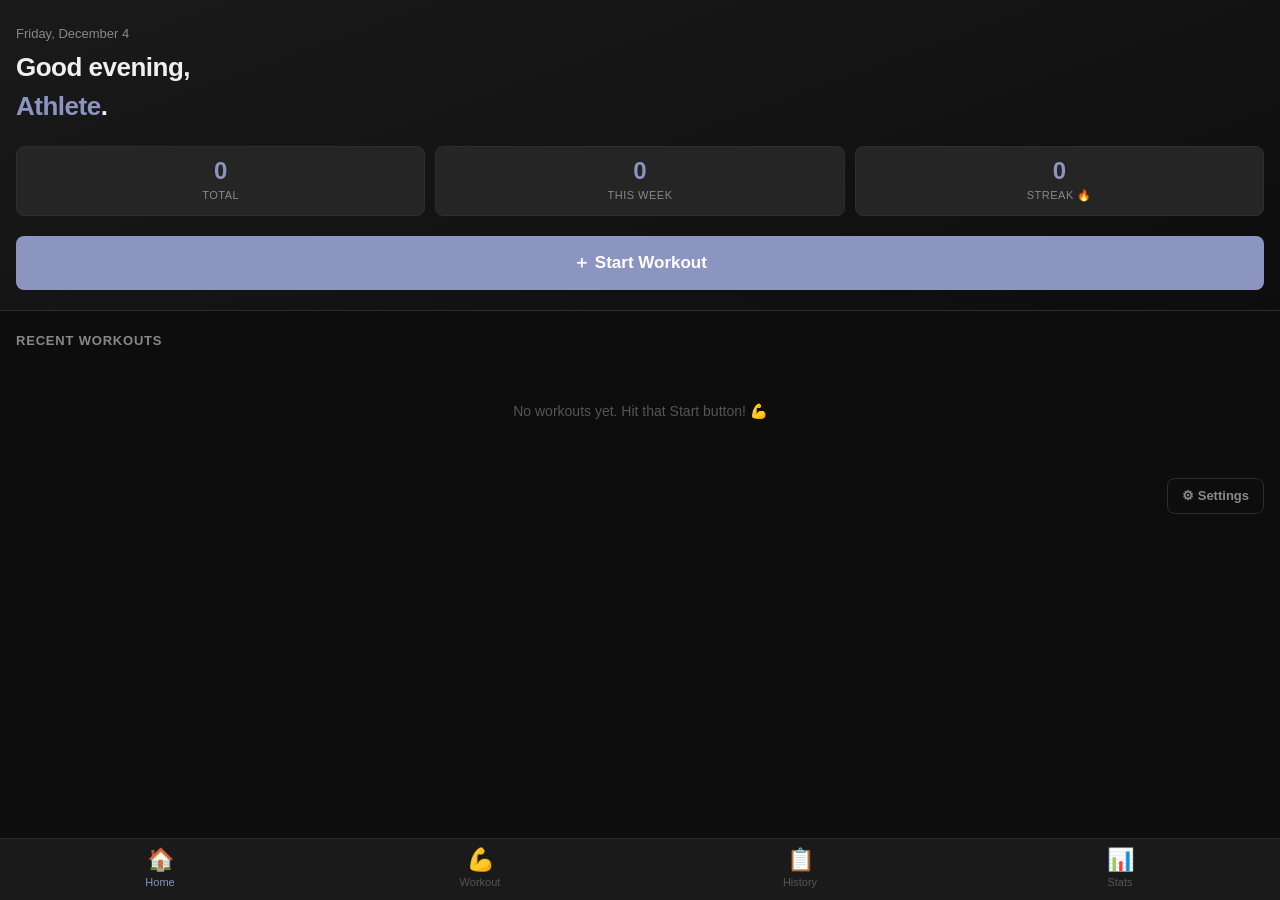
<file: gym-tracker/index.html>
<!DOCTYPE html>
<html lang="en">
<head>
  <meta charset="UTF-8">
  <meta name="viewport" content="width=device-width, initial-scale=1.0, viewport-fit=cover, user-scalable=no">

  <!-- PWA meta tags -->
  <meta name="theme-color" content="#0d0d0d">
  <meta name="apple-mobile-web-app-capable" content="yes">
  <meta name="apple-mobile-web-app-status-bar-style" content="black-translucent">
  <meta name="apple-mobile-web-app-title" content="GymTracker">
  <meta name="mobile-web-app-capable" content="yes">
  <meta name="description" content="Track your gym workouts, log sets and reps, and see your progress over time.">

  <title>GymTracker</title>

  <!-- PWA manifest + icons -->
  <link rel="manifest" href="manifest.json">
  <link rel="apple-touch-icon" href="icon-192.svg">

  <link rel="stylesheet" href="styles.css">
</head>
<body>

  <!-- App content is rendered here by JavaScript -->
  <div id="app"></div>

  <!-- Bottom navigation (always visible) -->
  <nav id="bottom-nav">
    <button class="nav-btn active" data-view="home">
      <span class="nav-icon">🏠</span>
      <span>Home</span>
    </button>
    <button class="nav-btn" data-view="workout">
      <span class="nav-icon">💪</span>
      <span>Workout</span>
    </button>
    <button class="nav-btn" data-view="history">
      <span class="nav-icon">📋</span>
      <span>History</span>
    </button>
    <button class="nav-btn" data-view="stats">
      <span class="nav-icon">📊</span>
      <span>Stats</span>
    </button>
  </nav>

  <!-- Exercise database must load before app.js -->
  <script src="exercises.js"></script>
  <script src="app.js"></script>
</body>
</html>
</file>
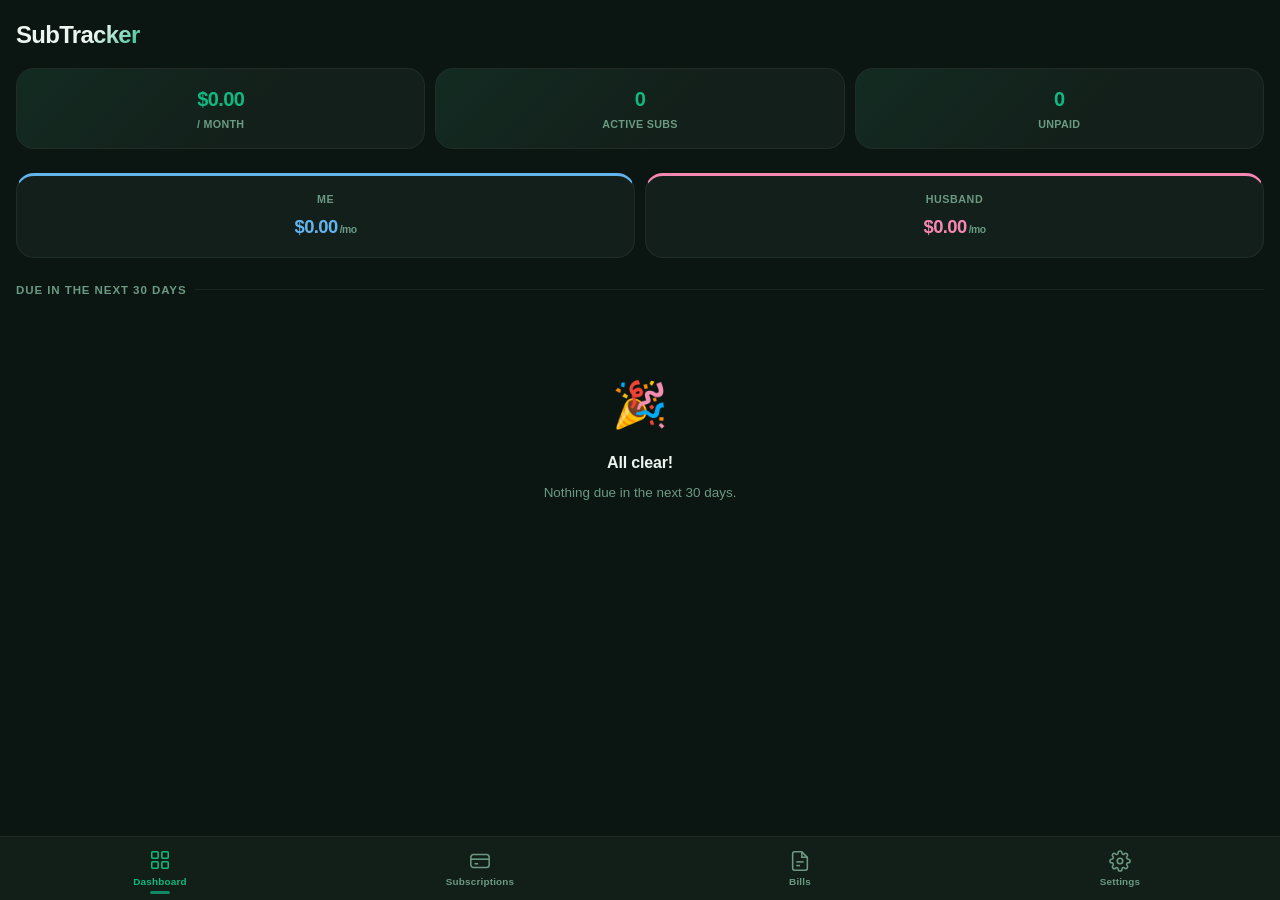
<file: subscription_tracker/index.html>
<!DOCTYPE html>
<html lang="en">
<head>
  <meta charset="UTF-8">
  <meta name="viewport" content="width=device-width, initial-scale=1, viewport-fit=cover">
  <meta name="description" content="Track subscriptions and bills — never miss a payment">
  <meta name="theme-color" content="#0b1512">
  <meta name="apple-mobile-web-app-capable" content="yes">
  <meta name="apple-mobile-web-app-status-bar-style" content="black-translucent">
  <meta name="mobile-web-app-capable" content="yes">
  <link rel="manifest" href="manifest.json">
  <link rel="apple-touch-icon" href="icon-192.svg">
  <link rel="stylesheet" href="styles.css">
  <title>SubTracker</title>
</head>
<body>

  <div id="app"></div>

  <nav id="bottom-nav">
    <!-- Dashboard -->
    <button class="nav-btn active" data-view="dashboard" onclick="navigate('dashboard')">
      <svg viewBox="0 0 24 24" fill="none" stroke="currentColor">
        <rect x="3" y="3" width="7" height="7" rx="1"/>
        <rect x="14" y="3" width="7" height="7" rx="1"/>
        <rect x="3" y="14" width="7" height="7" rx="1"/>
        <rect x="14" y="14" width="7" height="7" rx="1"/>
      </svg>
      Dashboard
    </button>

    <!-- Subscriptions -->
    <button class="nav-btn" data-view="subscriptions" onclick="navigate('subscriptions')">
      <svg viewBox="0 0 24 24" fill="none" stroke="currentColor">
        <rect x="2" y="5" width="20" height="14" rx="3"/>
        <line x1="2" y1="10" x2="22" y2="10"/>
        <line x1="6" y1="15" x2="10" y2="15"/>
      </svg>
      Subscriptions
    </button>

    <!-- Bills -->
    <button class="nav-btn" data-view="bills" onclick="navigate('bills')">
      <svg viewBox="0 0 24 24" fill="none" stroke="currentColor">
        <path d="M14 2H6a2 2 0 0 0-2 2v16a2 2 0 0 0 2 2h12a2 2 0 0 0 2-2V8z"/>
        <polyline points="14 2 14 8 20 8"/>
        <line x1="8" y1="13" x2="16" y2="13"/>
        <line x1="8" y1="17" x2="12" y2="17"/>
      </svg>
      Bills
    </button>

    <!-- Settings -->
    <button class="nav-btn" data-view="settings" onclick="navigate('settings')">
      <svg viewBox="0 0 24 24" fill="none" stroke="currentColor">
        <circle cx="12" cy="12" r="3"/>
        <path d="M19.4 15a1.65 1.65 0 0 0 .33 1.82l.06.06a2 2 0 0 1-2.83 2.83l-.06-.06a1.65 1.65 0 0 0-1.82-.33 1.65 1.65 0 0 0-1 1.51V21a2 2 0 0 1-4 0v-.09A1.65 1.65 0 0 0 9 19.4a1.65 1.65 0 0 0-1.82.33l-.06.06a2 2 0 0 1-2.83-2.83l.06-.06A1.65 1.65 0 0 0 4.68 15a1.65 1.65 0 0 0-1.51-1H3a2 2 0 0 1 0-4h.09A1.65 1.65 0 0 0 4.6 9a1.65 1.65 0 0 0-.33-1.82l-.06-.06a2 2 0 0 1 2.83-2.83l.06.06A1.65 1.65 0 0 0 9 4.68a1.65 1.65 0 0 0 1-1.51V3a2 2 0 0 1 4 0v.09a1.65 1.65 0 0 0 1 1.51 1.65 1.65 0 0 0 1.82-.33l.06-.06a2 2 0 0 1 2.83 2.83l-.06.06A1.65 1.65 0 0 0 19.4 9a1.65 1.65 0 0 0 1.51 1H21a2 2 0 0 1 0 4h-.09a1.65 1.65 0 0 0-1.51 1z"/>
      </svg>
      Settings
    </button>
  </nav>

  <script src="app.js"></script>
</body>
</html>
</file>
<file: gym-tracker/styles.css>
/* ══════════════════════════════════════════════════════════════
   GymTracker – Mobile-First Dark Theme
   ══════════════════════════════════════════════════════════════ */

:root {
  --bg:         #0d0d0d;
  --surface:    #1a1a1a;
  --surface2:   #252525;
  --border:     #2e2e2e;
  --accent:     #8C94C0;
  --accent-dim: #6b74a8;
  --success:    #22c55e;
  --danger:     #ef4444;
  --warn:       #f59e0b;
  --text:       #f0f0f0;
  --text-muted: #888;
  --text-dim:   #555;
  --nav-h:      62px;
  --header-h:   56px;
  --radius:     14px;
  --radius-sm:  8px;
  --shadow:     0 2px 12px rgba(0,0,0,0.6);
}

/* ── Reset ─────────────────────────────────────────────────── */
*, *::before, *::after { box-sizing: border-box; margin: 0; padding: 0; }
html { height: 100%; }
body {
  background: var(--bg);
  color: var(--text);
  font-family: -apple-system, BlinkMacSystemFont, "Segoe UI", Roboto, sans-serif;
  font-size: 15px;
  line-height: 1.5;
  height: 100%;
  overflow-x: hidden;
  -webkit-font-smoothing: antialiased;
  touch-action: manipulation;
}

button { cursor: pointer; border: none; background: none; font: inherit; color: inherit; }
input  { font: inherit; color: inherit; }
a      { color: var(--accent); text-decoration: none; }

/* ── Layout shell ──────────────────────────────────────────── */
#app {
  position: fixed;
  top: env(safe-area-inset-top, 0px);
  right: 0;
  bottom: calc(var(--nav-h) + env(safe-area-inset-bottom, 0px));
  left: 0;
  overflow-y: auto;
  -webkit-overflow-scrolling: touch;
}

/* ── Bottom Navigation ─────────────────────────────────────── */
#bottom-nav {
  position: fixed;
  bottom: 0; left: 0; right: 0;
  height: calc(var(--nav-h) + env(safe-area-inset-bottom, 0px));
  background: var(--surface);
  border-top: 1px solid var(--border);
  display: flex;
  align-items: flex-start;
  z-index: 100;
  padding-top: 4px;
  padding-bottom: env(safe-area-inset-bottom, 0px);
}

.nav-btn {
  flex: 1;
  display: flex;
  flex-direction: column;
  align-items: center;
  justify-content: center;
  gap: 3px;
  color: var(--text-dim);
  font-size: 11px;
  font-weight: 500;
  transition: color 0.15s;
  padding: 6px 0;
}
.nav-btn.active { color: var(--accent); }
.nav-icon {
  font-size: 22px;
  line-height: 1;
}

/* ── Page header ───────────────────────────────────────────── */
.page-header {
  position: sticky;
  top: 0;
  background: var(--surface);
  border-bottom: 1px solid var(--border);
  padding: 0 16px;
  height: var(--header-h);
  display: flex;
  align-items: center;
  justify-content: space-between;
  z-index: 50;
}
.page-header h1 {
  font-size: 18px;
  font-weight: 700;
  letter-spacing: -0.3px;
}
.page-title { font-size: 18px; font-weight: 700; }

/* ── Buttons ───────────────────────────────────────────────── */
.btn {
  display: inline-flex;
  align-items: center;
  justify-content: center;
  gap: 6px;
  padding: 0 20px;
  height: 48px;
  border-radius: var(--radius-sm);
  font-size: 15px;
  font-weight: 600;
  transition: opacity 0.15s, transform 0.1s;
}
.btn:active { transform: scale(0.97); }
.btn-primary {
  background: var(--accent);
  color: #fff;
  width: 100%;
}
.btn-primary:hover { opacity: 0.9; }
.btn-secondary {
  background: var(--surface2);
  color: var(--text);
  border: 1px solid var(--border);
}
.btn-danger {
  background: var(--danger);
  color: #fff;
}
.btn-ghost {
  background: transparent;
  color: var(--text-muted);
  border: 1px solid var(--border);
}
.btn-sm {
  height: 36px;
  padding: 0 14px;
  font-size: 13px;
  border-radius: var(--radius-sm);
}
.btn-icon {
  width: 36px; height: 36px;
  padding: 0;
  border-radius: 50%;
  background: var(--surface2);
  color: var(--text-muted);
  display: flex; align-items: center; justify-content: center;
  font-size: 18px;
}

/* ── Cards ─────────────────────────────────────────────────── */
.card {
  background: var(--surface);
  border: 1px solid var(--border);
  border-radius: var(--radius);
  padding: 16px;
  margin-bottom: 12px;
}
.card-header {
  display: flex;
  justify-content: space-between;
  align-items: flex-start;
  margin-bottom: 12px;
}

/* ── Badges ────────────────────────────────────────────────── */
.badge {
  display: inline-block;
  padding: 2px 8px;
  border-radius: 20px;
  font-size: 11px;
  font-weight: 600;
  text-transform: uppercase;
  letter-spacing: 0.5px;
}
.badge-chest     { background: rgba(239,68,68,0.15);  color: #f87171; }
.badge-back      { background: rgba(59,130,246,0.15); color: #60a5fa; }
.badge-shoulders { background: rgba(168,85,247,0.15); color: #c084fc; }
.badge-biceps    { background: rgba(34,197,94,0.15);  color: #4ade80; }
.badge-triceps   { background: rgba(249,115,22,0.15); color: #fb923c; }
.badge-legs      { background: rgba(234,179,8,0.15);  color: #facc15; }
.badge-core      { background: rgba(20,184,166,0.15); color: #2dd4bf; }
.badge-cardio    { background: rgba(244,63,94,0.15);  color: #fb7185; }
.badge-default   { background: var(--surface2);       color: var(--text-muted); }

/* ── Inputs ────────────────────────────────────────────────── */
.input-field {
  background: var(--surface2);
  border: 1px solid var(--border);
  border-radius: var(--radius-sm);
  padding: 10px 14px;
  color: var(--text);
  font-size: 15px;
  width: 100%;
  outline: none;
  transition: border-color 0.15s;
}
.input-field:focus { border-color: var(--accent); }

/* Stepper (+/-) input */
.stepper-wrap {
  display: flex;
  align-items: center;
  gap: 0;
  background: var(--surface2);
  border: 1px solid var(--border);
  border-radius: var(--radius-sm);
  overflow: hidden;
}
.stepper-wrap input[type="number"] {
  background: transparent;
  border: none;
  outline: none;
  color: var(--text);
  font-size: 16px;
  font-weight: 600;
  text-align: center;
  width: 70px;
  padding: 10px 0;
  -moz-appearance: textfield;
}
.stepper-wrap input[type="number"]::-webkit-inner-spin-button,
.stepper-wrap input[type="number"]::-webkit-outer-spin-button { -webkit-appearance: none; }
.step-btn {
  background: var(--surface);
  border: none;
  color: var(--text-muted);
  font-size: 24px;
  width: 52px; height: 52px;
  display: flex; align-items: center; justify-content: center;
  cursor: pointer;
  transition: color 0.15s, background 0.15s;
}
.step-btn:active { background: var(--border); color: var(--accent); }

/* ══════════════════════════════════════════════════════════════
   HOME VIEW
   ══════════════════════════════════════════════════════════════ */
.home-view { padding: 0 0 24px; }

.home-hero {
  padding: 24px 16px 20px;
  background: linear-gradient(160deg, #1a1a1a 0%, #0d0d0d 100%);
  border-bottom: 1px solid var(--border);
}
.home-date {
  font-size: 13px;
  color: var(--text-muted);
  margin-bottom: 4px;
}
.home-greeting {
  font-size: 26px;
  font-weight: 800;
  letter-spacing: -0.5px;
  margin-bottom: 20px;
}
.home-greeting span { color: var(--accent); }

.stats-row {
  display: grid;
  grid-template-columns: repeat(3, 1fr);
  gap: 10px;
  margin-bottom: 20px;
}
.stat-card {
  background: var(--surface2);
  border: 1px solid var(--border);
  border-radius: var(--radius-sm);
  padding: 12px;
  text-align: center;
}
.stat-num {
  font-size: 24px;
  font-weight: 800;
  color: var(--accent);
  line-height: 1;
}
.stat-label {
  font-size: 11px;
  color: var(--text-muted);
  margin-top: 4px;
  text-transform: uppercase;
  letter-spacing: 0.5px;
}

.section-title {
  font-size: 13px;
  font-weight: 600;
  color: var(--text-muted);
  text-transform: uppercase;
  letter-spacing: 0.8px;
  padding: 0 16px;
  margin: 20px 0 10px;
}

.recent-workout {
  margin: 0 16px 10px;
  background: var(--surface);
  border: 1px solid var(--border);
  border-radius: var(--radius);
  padding: 14px 16px;
}
.recent-workout-top {
  display: flex;
  justify-content: space-between;
  align-items: flex-start;
  margin-bottom: 6px;
}
.recent-workout-name {
  font-weight: 700;
  font-size: 15px;
}
.recent-workout-date {
  font-size: 12px;
  color: var(--text-muted);
}
.recent-workout-meta {
  font-size: 12px;
  color: var(--text-muted);
}
.empty-state {
  padding: 40px 16px;
  text-align: center;
  color: var(--text-dim);
  font-size: 14px;
}

/* ══════════════════════════════════════════════════════════════
   WORKOUT SETUP – EQUIPMENT SELECTION
   ══════════════════════════════════════════════════════════════ */
.setup-view { padding-bottom: 100px; }

.setup-header {
  position: sticky;
  top: 0;
  background: var(--surface);
  border-bottom: 1px solid var(--border);
  padding: 14px 16px;
  z-index: 50;
}
.setup-header h2 { font-size: 18px; font-weight: 700; }
.setup-header p  { font-size: 13px; color: var(--text-muted); margin-top: 2px; }

.equipment-grid {
  display: grid;
  grid-template-columns: repeat(3, 1fr);
  gap: 10px;
  padding: 16px;
}
.eq-card {
  background: var(--surface);
  border: 2px solid var(--border);
  border-radius: var(--radius);
  padding: 16px 8px;
  text-align: center;
  cursor: pointer;
  transition: border-color 0.15s, background 0.15s;
  -webkit-tap-highlight-color: transparent;
}
.eq-card.selected {
  border-color: var(--accent);
  background: rgba(255,106,0,0.08);
}
.eq-icon {
  width: 48px; height: 48px;
  background: var(--surface2);
  border-radius: 12px;
  display: flex; align-items: center; justify-content: center;
  font-size: 13px;
  font-weight: 800;
  color: var(--text-muted);
  margin: 0 auto 8px;
  letter-spacing: 0.5px;
}
.eq-card.selected .eq-icon {
  background: var(--accent);
  color: #fff;
}
.eq-label {
  font-size: 12px;
  font-weight: 500;
  color: var(--text-muted);
  line-height: 1.3;
}
.eq-card.selected .eq-label { color: var(--text); }

.setup-footer {
  position: fixed;
  bottom: calc(var(--nav-h) + env(safe-area-inset-bottom, 0px));
  left: 0; right: 0;
  padding: 12px 16px;
  background: var(--bg);
  border-top: 1px solid var(--border);
}

/* ══════════════════════════════════════════════════════════════
   WORKOUT SETUP – EXERCISE SELECTION
   ══════════════════════════════════════════════════════════════ */
.ex-group-label {
  font-size: 12px;
  font-weight: 700;
  text-transform: uppercase;
  letter-spacing: 0.8px;
  color: var(--text-dim);
  padding: 14px 16px 4px;
}

.ex-select-card {
  display: flex;
  align-items: center;
  gap: 12px;
  padding: 12px 16px;
  border-bottom: 1px solid var(--border);
  cursor: pointer;
  -webkit-tap-highlight-color: transparent;
  transition: background 0.1s;
}
.ex-select-card:active { background: var(--surface); }
.ex-select-card.selected { background: rgba(255,106,0,0.06); }

.ex-check {
  width: 24px; height: 24px;
  border: 2px solid var(--border);
  border-radius: 6px;
  display: flex; align-items: center; justify-content: center;
  flex-shrink: 0;
  font-size: 14px;
  transition: all 0.15s;
}
.ex-select-card.selected .ex-check {
  background: var(--accent);
  border-color: var(--accent);
  color: #fff;
}

.ex-select-info { flex: 1; }
.ex-select-name { font-weight: 600; font-size: 14px; }
.ex-select-sub  { font-size: 12px; color: var(--text-muted); margin-top: 1px; }

/* ══════════════════════════════════════════════════════════════
   ACTIVE WORKOUT
   ══════════════════════════════════════════════════════════════ */
.workout-topbar {
  position: sticky;
  top: 0;
  background: var(--surface);
  border-bottom: 1px solid var(--border);
  padding: 0 16px;
  height: var(--header-h);
  display: flex;
  align-items: center;
  justify-content: space-between;
  z-index: 50;
}
.workout-name-small { font-weight: 700; font-size: 15px; }
#workout-timer {
  font-size: 13px;
  color: var(--accent);
  font-weight: 600;
  margin-top: 1px;
}
.finish-btn {
  background: var(--success);
  color: #fff;
  font-weight: 700;
  font-size: 14px;
  padding: 8px 16px;
  border-radius: var(--radius-sm);
}

.exercise-card {
  background: var(--surface);
  border: 1px solid var(--border);
  border-radius: var(--radius);
  margin: 12px 12px 0;
  overflow: hidden;
}
.exercise-card-header {
  padding: 14px 14px 10px;
  border-bottom: 1px solid var(--border);
}
.exercise-card-top {
  display: flex;
  justify-content: space-between;
  align-items: flex-start;
  margin-bottom: 6px;
}
.exercise-name {
  font-weight: 700;
  font-size: 16px;
  line-height: 1.2;
}
.prev-best-label {
  font-size: 12px;
  color: var(--text-muted);
  margin-top: 4px;
}
.prev-best-label span { color: var(--warn); font-weight: 600; }

/* Sets table */
.sets-table-wrap { padding: 0 14px; }
.sets-header-row {
  display: grid;
  grid-template-columns: 36px 1fr 1fr 32px;
  gap: 8px;
  padding: 8px 0 4px;
  font-size: 11px;
  font-weight: 700;
  text-transform: uppercase;
  letter-spacing: 0.5px;
  color: var(--text-dim);
}
.set-row {
  display: grid;
  grid-template-columns: 36px 1fr 1fr 32px;
  gap: 8px;
  padding: 7px 0;
  align-items: center;
  border-top: 1px solid var(--border);
  font-size: 14px;
}
.set-num {
  background: var(--accent);
  color: #fff;
  font-weight: 700;
  font-size: 12px;
  border-radius: 50%;
  width: 24px; height: 24px;
  display: flex; align-items: center; justify-content: center;
}
.set-val { font-weight: 600; color: var(--text); }
.set-del {
  color: var(--text-dim);
  font-size: 18px;
  padding: 2px;
  width: 28px; height: 28px;
  display: flex; align-items: center; justify-content: center;
  border-radius: 50%;
}
.set-del:active { color: var(--danger); background: rgba(239,68,68,0.1); }

/* Log form */
.log-form {
  padding: 12px 14px 14px;
  border-top: 1px solid var(--border);
  background: rgba(255,255,255,0.02);
}
.log-inputs {
  display: grid;
  grid-template-columns: 1fr 1fr;
  gap: 10px;
  margin-bottom: 10px;
}
.log-input-group { display: flex; flex-direction: column; gap: 5px; }
.log-input-label { font-size: 11px; color: var(--text-muted); font-weight: 600; text-transform: uppercase; letter-spacing: 0.5px; }
.log-set-btn {
  width: 100%;
  height: 44px;
  background: var(--accent);
  color: #fff;
  font-weight: 700;
  font-size: 15px;
  border-radius: var(--radius-sm);
  transition: opacity 0.15s;
}
.log-set-btn:active { opacity: 0.85; }

.workout-finish-section {
  padding: 20px 12px 32px;
}

/* Instructions toggle */
.ex-instructions {
  padding: 0 14px 12px;
  font-size: 13px;
  color: var(--text-muted);
  line-height: 1.6;
  display: none;
}
.ex-instructions.open { display: block; }
.instructions-toggle {
  background: none;
  border: none;
  color: var(--text-dim);
  font-size: 12px;
  padding: 0;
  cursor: pointer;
}

/* ══════════════════════════════════════════════════════════════
   HISTORY VIEW
   ══════════════════════════════════════════════════════════════ */
.history-view { padding-bottom: 24px; }

.history-entry {
  margin: 12px 12px 0;
  background: var(--surface);
  border: 1px solid var(--border);
  border-radius: var(--radius);
  overflow: hidden;
}
.history-entry-header {
  display: flex;
  justify-content: space-between;
  align-items: center;
  padding: 14px 16px;
  cursor: pointer;
  -webkit-tap-highlight-color: transparent;
}
.history-entry-header:active { background: var(--surface2); }
.history-date { font-size: 13px; color: var(--text-muted); }
.history-name { font-weight: 700; font-size: 15px; margin-top: 2px; }
.history-meta { font-size: 12px; color: var(--text-muted); margin-top: 3px; }
.history-chevron {
  color: var(--text-dim);
  font-size: 18px;
  transition: transform 0.2s;
}
.history-entry.open .history-chevron { transform: rotate(90deg); }

.history-detail {
  border-top: 1px solid var(--border);
  padding: 12px 16px;
  display: none;
}
.history-entry.open .history-detail { display: block; }

.history-ex-row {
  padding: 8px 0;
  border-bottom: 1px solid var(--border);
}
.history-ex-row:last-child { border-bottom: none; }
.history-ex-name { font-weight: 600; font-size: 14px; margin-bottom: 4px; }
.history-ex-sets { font-size: 12px; color: var(--text-muted); line-height: 1.8; }

/* ══════════════════════════════════════════════════════════════
   STATS TABS
   ══════════════════════════════════════════════════════════════ */
.stats-tabs {
  display: flex;
  gap: 8px;
  padding: 12px 12px 0;
}
.stats-tab {
  flex: 1;
  padding: 10px 8px;
  border-radius: var(--radius-sm);
  font-size: 13px;
  font-weight: 600;
  background: var(--surface2);
  color: var(--text-muted);
  border: 1px solid var(--border);
  cursor: pointer;
  transition: all 0.15s;
}
.stats-tab.active {
  background: var(--accent);
  color: #fff;
  border-color: var(--accent);
}

/* ══════════════════════════════════════════════════════════════
   PROGRESS VIEW
   ══════════════════════════════════════════════════════════════ */
.progress-view { padding: 16px 12px 32px; }

.progress-select {
  background: var(--surface);
  border: 1px solid var(--border);
  border-radius: var(--radius-sm);
  padding: 12px 14px;
  width: 100%;
  color: var(--text);
  font-size: 15px;
  outline: none;
  margin-bottom: 20px;
  appearance: none;
  -webkit-appearance: none;
  background-image: url("data:image/svg+xml,%3Csvg xmlns='http://www.w3.org/2000/svg' width='12' height='8' viewBox='0 0 12 8'%3E%3Cpath d='M1 1l5 5 5-5' stroke='%23888' stroke-width='2' fill='none' stroke-linecap='round'/%3E%3C/svg%3E");
  background-repeat: no-repeat;
  background-position: right 14px center;
  padding-right: 40px;
}
.progress-select option { background: var(--surface); }

.progress-no-data {
  text-align: center;
  color: var(--text-dim);
  padding: 40px 0;
  font-size: 14px;
}

.pr-badge {
  background: rgba(140,148,192,0.12);
  border: 1px solid rgba(140,148,192,0.3);
  border-radius: var(--radius);
  padding: 14px;
  margin-bottom: 16px;
  text-align: center;
}
.pr-badge-label { font-size: 11px; color: var(--text-muted); text-transform: uppercase; letter-spacing: 0.5px; }
.pr-badge-value { font-size: 28px; font-weight: 800; color: var(--accent); margin-top: 2px; }
.pr-badge-sub   { font-size: 12px; color: var(--text-muted); margin-top: 2px; }

.progress-chart { margin-bottom: 20px; }
.chart-row {
  display: flex;
  align-items: center;
  gap: 8px;
  padding: 5px 0;
  font-size: 12px;
}
.chart-date { color: var(--text-muted); width: 80px; flex-shrink: 0; }
.chart-bar-wrap { flex: 1; height: 20px; background: var(--surface2); border-radius: 4px; overflow: hidden; }
.chart-bar { height: 100%; background: var(--accent); border-radius: 4px; transition: width 0.4s ease; min-width: 4px; }
.chart-val { color: var(--text); font-weight: 600; width: 70px; text-align: right; flex-shrink: 0; }

.progress-history-entry {
  background: var(--surface);
  border: 1px solid var(--border);
  border-radius: var(--radius-sm);
  padding: 12px 14px;
  margin-bottom: 8px;
}
.progress-history-date { font-size: 12px; color: var(--text-muted); margin-bottom: 6px; }
.progress-history-sets { font-size: 13px; line-height: 1.8; }

/* ══════════════════════════════════════════════════════════════
   SETTINGS PANEL
   ══════════════════════════════════════════════════════════════ */
.settings-overlay {
  position: fixed;
  inset: 0;
  background: rgba(0,0,0,0.7);
  z-index: 200;
  display: flex;
  align-items: flex-end;
}
.settings-sheet {
  background: var(--surface);
  border-radius: var(--radius) var(--radius) 0 0;
  width: 100%;
  padding: 20px 20px calc(env(safe-area-inset-bottom) + 20px);
}
.settings-title {
  font-size: 18px;
  font-weight: 700;
  margin-bottom: 20px;
}
.settings-row {
  display: flex;
  justify-content: space-between;
  align-items: center;
  padding: 14px 0;
  border-top: 1px solid var(--border);
}
.settings-row-label { font-size: 15px; }
.settings-row-sub   { font-size: 12px; color: var(--text-muted); margin-top: 2px; }

.toggle-group {
  display: flex;
  background: var(--surface2);
  border-radius: var(--radius-sm);
  overflow: hidden;
  border: 1px solid var(--border);
}
.toggle-opt {
  padding: 7px 16px;
  font-size: 13px;
  font-weight: 600;
  color: var(--text-muted);
  cursor: pointer;
  transition: all 0.15s;
}
.toggle-opt.active {
  background: var(--accent);
  color: #fff;
}

/* ══════════════════════════════════════════════════════════════
   WORKOUT COMPLETE MODAL
   ══════════════════════════════════════════════════════════════ */
.modal-overlay {
  position: fixed;
  inset: 0;
  background: rgba(0,0,0,0.8);
  z-index: 300;
  display: flex;
  align-items: center;
  justify-content: center;
  padding: 20px;
}
.modal {
  background: var(--surface);
  border: 1px solid var(--border);
  border-radius: var(--radius);
  width: 100%;
  max-width: 400px;
  padding: 24px;
}
.modal h2 { font-size: 20px; font-weight: 800; margin-bottom: 6px; }
.modal-subtitle { color: var(--text-muted); font-size: 14px; margin-bottom: 20px; }
.modal-stats {
  display: grid;
  grid-template-columns: repeat(3, 1fr);
  gap: 10px;
  margin-bottom: 24px;
}
.modal-stat { text-align: center; }
.modal-stat-num { font-size: 22px; font-weight: 800; color: var(--accent); }
.modal-stat-label { font-size: 11px; color: var(--text-muted); text-transform: uppercase; letter-spacing: 0.5px; }
.modal-buttons { display: flex; flex-direction: column; gap: 10px; }

/* ══════════════════════════════════════════════════════════════
   UTILITIES
   ══════════════════════════════════════════════════════════════ */
.text-muted  { color: var(--text-muted); }
.text-accent { color: var(--accent); }
.text-center { text-align: center; }
.mt-8  { margin-top: 8px; }
.mt-12 { margin-top: 12px; }
.mt-16 { margin-top: 16px; }
.pb-16 { padding-bottom: 16px; }
.px-16 { padding-left: 16px; padding-right: 16px; }

/* Separator */
.sep {
  height: 1px;
  background: var(--border);
  margin: 4px 0;
}

/* ══════════════════════════════════════════════════════════════
   BODY MEASUREMENTS
   ══════════════════════════════════════════════════════════════ */
.meas-form {
  margin: 12px 12px 0;
}
.meas-grid {
  display: grid;
  grid-template-columns: repeat(2, 1fr);
  gap: 10px;
}
.meas-field { display: flex; flex-direction: column; gap: 4px; }
.meas-field-label {
  font-size: 11px;
  font-weight: 600;
  color: var(--text-muted);
  text-transform: uppercase;
  letter-spacing: 0.4px;
  display: flex;
  justify-content: space-between;
  align-items: center;
}
.meas-unit {
  font-weight: 400;
  color: var(--text-dim);
  text-transform: none;
  letter-spacing: 0;
  font-size: 11px;
}
.meas-input {
  background: var(--surface2);
  border: 1px solid var(--border);
  border-radius: var(--radius-sm);
  padding: 10px 12px;
  color: var(--text);
  font-size: 16px;
  font-weight: 600;
  width: 100%;
  outline: none;
  -moz-appearance: textfield;
}
.meas-input::-webkit-inner-spin-button,
.meas-input::-webkit-outer-spin-button { -webkit-appearance: none; }
.meas-input:focus { border-color: var(--accent); }
.meas-input::placeholder { color: var(--text-dim); font-weight: 400; }

.meas-history-card {
  margin: 0 12px 8px;
  background: var(--surface);
  border: 1px solid var(--border);
  border-radius: var(--radius);
  overflow: hidden;
}
.meas-history-header {
  display: flex;
  justify-content: space-between;
  align-items: center;
  padding: 14px 16px;
  cursor: pointer;
  -webkit-tap-highlight-color: transparent;
}
.meas-history-header:active { background: var(--surface2); }
.meas-history-date { font-size: 13px; color: var(--text-muted); }
.meas-history-weight { font-size: 16px; font-weight: 700; margin-top: 2px; }

.meas-history-detail {
  border-top: 1px solid var(--border);
  padding: 12px 16px;
  display: none;
}
.meas-history-card.open .meas-history-detail { display: block; }
.meas-history-card.open .history-chevron { transform: rotate(90deg); }

.meas-hist-fields {
  display: flex;
  flex-wrap: wrap;
  gap: 8px;
}
.meas-hist-item {
  background: var(--surface2);
  border-radius: var(--radius-sm);
  padding: 6px 10px;
  font-size: 13px;
  color: var(--text-muted);
}
.meas-hist-item strong { color: var(--text); }

/* Scrollbar (desktop preview) */
::-webkit-scrollbar { width: 4px; }
::-webkit-scrollbar-track { background: transparent; }
::-webkit-scrollbar-thumb { background: var(--border); border-radius: 4px; }

/* ── Routines (home) ─────────────────────────────────────────── */
.routines-scroll {
  display: flex;
  gap: 10px;
  overflow-x: auto;
  padding: 0 16px 12px;
  -webkit-overflow-scrolling: touch;
  scrollbar-width: none;
}
.routines-scroll::-webkit-scrollbar { display: none; }

.routine-card {
  flex: 0 0 auto;
  background: var(--surface);
  border: 1px solid var(--border);
  border-radius: var(--radius);
  padding: 14px 16px;
  min-width: 140px;
  display: flex;
  flex-direction: column;
  gap: 6px;
}
.routine-name {
  font-weight: 700;
  font-size: 14px;
  color: var(--text);
  white-space: nowrap;
  overflow: hidden;
  text-overflow: ellipsis;
  max-width: 130px;
}
.routine-meta { font-size: 12px; color: var(--text-dim); }
.routine-actions { display: flex; gap: 6px; margin-top: 4px; }

/* ── Log form row (plate calc button) ───────────────────────── */
.log-form-row {
  display: flex;
  gap: 8px;
  align-items: center;
  margin-top: 8px;
}
.log-form-row .log-set-btn { flex: 1; margin-top: 0; }
.plates-btn { white-space: nowrap; }

/* ── Rest timer overlay ──────────────────────────────────────── */
.rest-timer-overlay {
  position: fixed;
  inset: 0;
  background: rgba(0,0,0,0.75);
  display: flex;
  align-items: center;
  justify-content: center;
  z-index: 200;
}
.rest-timer-card {
  background: var(--surface);
  border-radius: var(--radius);
  padding: 28px 24px;
  width: min(320px, 90vw);
  text-align: center;
}
.rest-timer-label {
  font-size: 13px;
  color: var(--text-dim);
  text-transform: uppercase;
  letter-spacing: .08em;
  margin-bottom: 8px;
}
.rest-timer-count {
  font-size: 64px;
  font-weight: 800;
  color: var(--accent);
  line-height: 1;
  margin-bottom: 16px;
  font-variant-numeric: tabular-nums;
}
.rest-timer-presets {
  display: flex;
  gap: 6px;
  justify-content: center;
  margin-bottom: 4px;
}

/* ── Plate calculator overlay ────────────────────────────────── */
.plate-calc-overlay {
  position: fixed;
  inset: 0;
  background: rgba(0,0,0,0.7);
  z-index: 200;
  display: flex;
  align-items: flex-end;
  justify-content: center;
}
.plate-calc-sheet {
  background: var(--surface);
  border-radius: var(--radius) var(--radius) 0 0;
  padding: 24px 20px calc(24px + env(safe-area-inset-bottom));
  width: 100%;
  max-width: 480px;
  max-height: 70vh;
  overflow-y: auto;
}
.plate-row {
  display: flex;
  justify-content: space-between;
  align-items: center;
  padding: 10px 0;
  border-bottom: 1px solid var(--border);
}
.plate-row:last-child { border-bottom: none; }
.plate-label { font-weight: 700; font-size: 15px; }
.plate-count { color: var(--accent); font-weight: 700; font-size: 15px; }

/* ── 1RM badge row ───────────────────────────────────────────── */
.pr-badges-row {
  display: flex;
  gap: 10px;
  margin-bottom: 0;
}
.pr-badges-row .pr-badge {
  flex: 1;
  margin-bottom: 16px;
}

/* ── Resume Banner ───────────────────────────────────────────── */
.resume-banner {
  display: flex;
  align-items: center;
  justify-content: space-between;
  background: rgba(140,148,192,0.12);
  border: 1px solid rgba(140,148,192,0.35);
  border-radius: var(--radius);
  padding: 14px 16px;
  margin: 12px 16px 0;
  cursor: pointer;
}
.resume-banner-title {
  font-weight: 700;
  font-size: 15px;
}
.resume-banner-sub {
  font-size: 12px;
  color: var(--text-muted);
  margin-top: 2px;
}

/* ── Toast ───────────────────────────────────────────────────── */
.toast {
  position: fixed;
  bottom: 80px;
  left: 50%;
  transform: translateX(-50%) translateY(12px);
  background: var(--surface2);
  color: var(--text);
  border: 1px solid var(--border);
  padding: 10px 22px;
  border-radius: 20px;
  font-size: 14px;
  font-weight: 500;
  opacity: 0;
  transition: opacity 0.2s ease, transform 0.2s ease;
  z-index: 300;
  pointer-events: none;
  white-space: nowrap;
}
.toast-show {
  opacity: 1;
  transform: translateX(-50%) translateY(0);
}

/* ── SVG Charts ─────────────────────────────────────────────── */
.svg-chart-wrap {
  margin: 12px 0;
}
.svg-chart-title {
  font-size: 12px;
  font-weight: 600;
  color: var(--text-muted);
  text-transform: uppercase;
  letter-spacing: 0.05em;
  margin-bottom: 4px;
}
.svg-chart {
  display: block;
  width: 100%;
  overflow: visible;
}
.svg-lbl {
  font-size: 9px;
  fill: var(--text-muted);
  font-family: inherit;
}
.chart-empty {
  font-size: 13px;
  color: var(--text-muted);
  padding: 12px 0;
}
</file>
<file: subscription_tracker/styles.css>
/* ── Reset & Base ──────────────────────────────── */
*, *::before, *::after { box-sizing: border-box; margin: 0; padding: 0; }

:root {
  --bg: #0b1512;
  --surface: #131f1a;
  --surface2: #1c2e26;
  --surface3: #243a30;
  --accent: #10b981;
  --accent-dim: rgba(16,185,129,0.14);
  --accent-glow: rgba(16,185,129,0.08);
  --text: #edf5f0;
  --text2: #b8d4c4;
  --muted: #6b9a82;
  --border: rgba(255,255,255,0.06);
  --border-accent: rgba(16,185,129,0.25);
  --danger: #f87171;
  --danger-dim: rgba(248,113,113,0.12);
  --success: #34d399;
  --success-dim: rgba(52,211,153,0.14);
  --warn: #fbbf24;
  --warn-dim: rgba(251,191,36,0.14);
  --radius: 18px;
  --radius-sm: 10px;
  --radius-xs: 6px;
  --nav-h: 64px;
  --shadow: 0 2px 12px rgba(0,0,0,0.35);
}

html, body {
  height: 100%;
  background: var(--bg);
  color: var(--text);
  font-family: -apple-system, BlinkMacSystemFont, 'Segoe UI', sans-serif;
  font-size: 16px;
  line-height: 1.45;
  -webkit-font-smoothing: antialiased;
}

body { overscroll-behavior: none; }

/* ── Layout ────────────────────────────────────── */
#app {
  padding-bottom: calc(var(--nav-h) + env(safe-area-inset-bottom));
  min-height: 100vh;
}

.page {
  padding: 0 16px 32px;
}

.page-header {
  position: sticky;
  top: 0;
  z-index: 10;
  background: var(--bg);
  padding: 18px 0 14px;
  display: flex;
  align-items: center;
  justify-content: space-between;
  gap: 8px;
  border-bottom: 1px solid transparent;
}

.page-title {
  font-size: 1.5rem;
  font-weight: 800;
  letter-spacing: -0.03em;
  background: linear-gradient(135deg, var(--text) 60%, var(--accent));
  -webkit-background-clip: text;
  -webkit-text-fill-color: transparent;
  background-clip: text;
}

/* ── Bottom Nav ────────────────────────────────── */
#bottom-nav {
  position: fixed;
  bottom: 0;
  left: 0;
  right: 0;
  z-index: 100;
  background: rgba(19,31,26,0.95);
  backdrop-filter: blur(16px);
  -webkit-backdrop-filter: blur(16px);
  border-top: 1px solid var(--border);
  display: grid;
  grid-template-columns: repeat(4, 1fr);
  height: calc(var(--nav-h) + env(safe-area-inset-bottom));
  padding-bottom: env(safe-area-inset-bottom);
}

.nav-btn {
  display: flex;
  flex-direction: column;
  align-items: center;
  justify-content: center;
  gap: 4px;
  background: none;
  border: none;
  color: var(--muted);
  font-size: 0.62rem;
  font-weight: 600;
  letter-spacing: 0.02em;
  cursor: pointer;
  padding: 8px 0;
  transition: color 0.2s;
  -webkit-tap-highlight-color: transparent;
  position: relative;
}

.nav-btn svg {
  width: 22px;
  height: 22px;
  stroke-width: 1.7;
  flex-shrink: 0;
  transition: transform 0.2s;
}

.nav-btn.active {
  color: var(--accent);
}

.nav-btn.active svg {
  transform: translateY(-1px);
}

.nav-btn.active::after {
  content: '';
  position: absolute;
  bottom: 6px;
  width: 20px;
  height: 3px;
  background: var(--accent);
  border-radius: 2px;
  opacity: 0.7;
}

/* ── Buttons ───────────────────────────────────── */
button { cursor: pointer; font-family: inherit; }

.btn-primary {
  background: var(--accent);
  color: #fff;
  border: none;
  border-radius: var(--radius-sm);
  padding: 12px 20px;
  font-size: 0.9rem;
  font-weight: 700;
  letter-spacing: 0.01em;
  transition: opacity 0.15s, transform 0.1s;
  box-shadow: 0 4px 14px rgba(16,185,129,0.3);
}
.btn-primary:active { opacity: 0.85; transform: scale(0.98); }

.btn-secondary {
  background: var(--surface2);
  color: var(--text2);
  border: 1px solid var(--border);
  border-radius: var(--radius-sm);
  padding: 12px 20px;
  font-size: 0.9rem;
  font-weight: 600;
  transition: background 0.15s;
}
.btn-secondary:active { background: var(--surface3); }

.btn-ghost {
  background: none;
  color: var(--muted);
  border: none;
  border-radius: var(--radius-sm);
  padding: 8px 12px;
  font-size: 0.85rem;
}

.btn-danger {
  background: var(--danger-dim);
  color: var(--danger);
  border: 1px solid rgba(248,113,113,0.2);
  border-radius: var(--radius-sm);
  padding: 12px 20px;
  font-size: 0.9rem;
  font-weight: 700;
}

.btn-sm {
  padding: 7px 14px;
  font-size: 0.78rem;
  border-radius: 20px;
}

.btn-icon {
  background: none;
  border: none;
  color: var(--muted);
  padding: 7px;
  border-radius: var(--radius-xs);
  display: flex;
  align-items: center;
  justify-content: center;
  transition: background 0.15s, color 0.15s;
}
.btn-icon:active { background: var(--surface3); color: var(--text); }

.btn-add {
  background: var(--accent);
  color: #fff;
  border: none;
  border-radius: 20px;
  padding: 9px 18px;
  font-size: 0.82rem;
  font-weight: 700;
  display: flex;
  align-items: center;
  gap: 5px;
  box-shadow: 0 3px 10px rgba(16,185,129,0.3);
  transition: opacity 0.15s, transform 0.1s;
}
.btn-add:active { opacity: 0.85; transform: scale(0.97); }

/* ── Cards ─────────────────────────────────────── */
.item-card {
  background: var(--surface);
  border-radius: var(--radius);
  padding: 16px;
  margin-bottom: 10px;
  display: flex;
  align-items: flex-start;
  gap: 12px;
  border: 1px solid var(--border);
  border-left: 3px solid var(--accent);
  transition: border-color 0.2s;
}

.item-card-body {
  flex: 1;
  min-width: 0;
}

.item-card-name {
  font-weight: 700;
  font-size: 0.95rem;
  white-space: nowrap;
  overflow: hidden;
  text-overflow: ellipsis;
  color: var(--text);
}

.item-card-meta {
  font-size: 0.76rem;
  color: var(--muted);
  margin-top: 4px;
  display: flex;
  align-items: center;
  flex-wrap: wrap;
  gap: 4px;
}

.item-card-cost {
  font-size: 1.05rem;
  font-weight: 800;
  color: var(--text);
  white-space: nowrap;
  letter-spacing: -0.02em;
}

.item-card-actions {
  display: flex;
  align-items: center;
  gap: 2px;
  flex-shrink: 0;
}

.card-right {
  display: flex;
  flex-direction: column;
  align-items: flex-end;
  gap: 7px;
  flex-shrink: 0;
}

/* ── Icon circle ───────────────────────────────── */
.item-icon {
  width: 42px;
  height: 42px;
  border-radius: 12px;
  display: flex;
  align-items: center;
  justify-content: center;
  font-size: 1.2rem;
  flex-shrink: 0;
  background: var(--surface2);
  border: 1px solid var(--border);
}

/* ── Chips / Badges ────────────────────────────── */
.chip {
  display: inline-flex;
  align-items: center;
  gap: 4px;
  font-size: 0.7rem;
  font-weight: 700;
  padding: 3px 9px;
  border-radius: 20px;
  letter-spacing: 0.02em;
}

.chip-paid {
  background: var(--success-dim);
  color: var(--success);
}

.chip-unpaid {
  background: var(--surface2);
  color: var(--muted);
  border: 1px solid var(--border);
}

.chip-overdue {
  background: var(--danger-dim);
  color: var(--danger);
}

.chip-due-soon {
  background: var(--warn-dim);
  color: var(--warn);
}

/* Category badges */
.cat-badge {
  font-size: 0.67rem;
  font-weight: 700;
  padding: 2px 8px;
  border-radius: 20px;
  letter-spacing: 0.02em;
}
.cat-entertainment { background: rgba(167,139,250,0.15); color: #a78bfa; }
.cat-utilities     { background: rgba(56,189,248,0.15);  color: #38bdf8; }
.cat-software      { background: rgba(16,185,129,0.15);  color: #34d399; }
.cat-health        { background: rgba(251,113,133,0.15); color: #fb7185; }
.cat-food          { background: rgba(251,191,36,0.15);  color: #fbbf24; }
.cat-other         { background: rgba(148,163,184,0.12); color: #94a3b8; }

/* ── Summary Stats Row ─────────────────────────── */
.stats-row {
  display: grid;
  grid-template-columns: repeat(3, 1fr);
  gap: 10px;
  margin-bottom: 24px;
}

.stat-card {
  background: var(--surface);
  border-radius: var(--radius);
  padding: 16px 12px;
  text-align: center;
  border: 1px solid var(--border);
  position: relative;
  overflow: hidden;
}

.stat-card::before {
  content: '';
  position: absolute;
  inset: 0;
  background: linear-gradient(135deg, var(--accent-glow), transparent 60%);
  pointer-events: none;
}

.stat-value {
  font-size: 1.25rem;
  font-weight: 800;
  color: var(--accent);
  letter-spacing: -0.03em;
}

.stat-label {
  font-size: 0.67rem;
  color: var(--muted);
  margin-top: 3px;
  font-weight: 600;
  letter-spacing: 0.03em;
  text-transform: uppercase;
}

/* ── Section headers ───────────────────────────── */
.section-header {
  font-size: 0.72rem;
  font-weight: 800;
  text-transform: uppercase;
  letter-spacing: 0.08em;
  color: var(--muted);
  margin: 22px 0 10px;
  display: flex;
  align-items: center;
  gap: 8px;
}

.section-header::after {
  content: '';
  flex: 1;
  height: 1px;
  background: var(--border);
}

/* ── Forms / Inputs ────────────────────────────── */
.input-field {
  width: 100%;
  background: var(--surface2);
  border: 1px solid var(--border);
  border-radius: var(--radius-sm);
  color: var(--text);
  font-size: 0.95rem;
  font-family: inherit;
  padding: 12px 14px;
  outline: none;
  transition: border-color 0.2s, box-shadow 0.2s;
}
.input-field:focus {
  border-color: var(--accent);
  box-shadow: 0 0 0 3px var(--accent-dim);
}

select.input-field {
  appearance: none;
  background-image: url("data:image/svg+xml,%3Csvg xmlns='http://www.w3.org/2000/svg' width='12' height='8' viewBox='0 0 12 8'%3E%3Cpath d='M1 1l5 5 5-5' stroke='%236b9a82' stroke-width='1.5' fill='none' stroke-linecap='round'/%3E%3C/svg%3E");
  background-repeat: no-repeat;
  background-position: right 14px center;
  padding-right: 36px;
}

.form-group {
  margin-bottom: 16px;
}

.form-label {
  display: block;
  font-size: 0.72rem;
  font-weight: 700;
  color: var(--muted);
  text-transform: uppercase;
  letter-spacing: 0.05em;
  margin-bottom: 7px;
}

.form-row {
  display: grid;
  grid-template-columns: 1fr 1fr;
  gap: 12px;
}

/* ── Modal ─────────────────────────────────────── */
.modal-overlay {
  position: fixed;
  inset: 0;
  z-index: 200;
  background: rgba(0,0,0,0.6);
  backdrop-filter: blur(6px);
  -webkit-backdrop-filter: blur(6px);
  display: flex;
  align-items: flex-end;
  padding: 0;
}

.modal-sheet {
  background: var(--surface);
  border-radius: 24px 24px 0 0;
  width: 100%;
  max-height: 92vh;
  overflow-y: auto;
  padding: 20px 20px calc(24px + env(safe-area-inset-bottom));
  -webkit-overflow-scrolling: touch;
  border-top: 1px solid var(--border-accent);
}

.modal-handle {
  width: 36px;
  height: 4px;
  background: var(--surface3);
  border-radius: 2px;
  margin: 0 auto 22px;
}

.modal-title {
  font-size: 1.15rem;
  font-weight: 800;
  margin-bottom: 20px;
  letter-spacing: -0.02em;
}

.modal-actions {
  display: flex;
  gap: 10px;
  margin-top: 24px;
}
.modal-actions .btn-primary,
.modal-actions .btn-secondary { flex: 1; text-align: center; }

/* ── Dashboard Due Soon list ───────────────────── */
.due-item {
  background: var(--surface);
  border-radius: var(--radius);
  padding: 13px 15px;
  margin-bottom: 8px;
  display: flex;
  align-items: center;
  gap: 12px;
  border: 1px solid var(--border);
}

.due-item-body { flex: 1; min-width: 0; }
.due-item-name { font-weight: 700; font-size: 0.9rem; }
.due-item-sub  { font-size: 0.73rem; color: var(--muted); margin-top: 2px; }
.due-item-right { display: flex; flex-direction: column; align-items: flex-end; gap: 6px; flex-shrink: 0; }
.due-item-amount { font-weight: 800; font-size: 0.95rem; letter-spacing: -0.02em; }

/* ── Empty state ───────────────────────────────── */
.empty-state {
  text-align: center;
  padding: 64px 20px;
  color: var(--muted);
}
.empty-state-icon  { font-size: 2.8rem; margin-bottom: 14px; }
.empty-state-title { font-weight: 700; font-size: 1rem; color: var(--text); margin-bottom: 8px; letter-spacing: -0.01em; }
.empty-state-body  { font-size: 0.84rem; line-height: 1.6; color: var(--muted); }

/* ── Settings ──────────────────────────────────── */
.settings-section {
  background: var(--surface);
  border-radius: var(--radius);
  overflow: hidden;
  margin-bottom: 16px;
  border: 1px solid var(--border);
}

.settings-row {
  display: flex;
  align-items: center;
  justify-content: space-between;
  padding: 16px 18px;
  border-bottom: 1px solid var(--border);
  gap: 12px;
}
.settings-row:last-child { border-bottom: none; }

.settings-row-label { font-size: 0.9rem; font-weight: 600; }
.settings-row-sub   { font-size: 0.74rem; color: var(--muted); margin-top: 2px; }

/* ── Person chips ──────────────────────────────── */
.chip-person1, .chip-person2, .chip-split {
  display: inline-block;
  font-size: 0.63rem;
  font-weight: 800;
  padding: 2px 7px;
  border-radius: 20px;
  letter-spacing: 0.03em;
  text-transform: uppercase;
}
.chip-person1 { background: rgba(99,179,237,0.15);  color: #63b3ed; }
.chip-person2 { background: rgba(246,135,179,0.15); color: #f687b3; }
.chip-split   { background: rgba(167,139,250,0.15); color: #a78bfa; }

/* ── Per-person dashboard cards ────────────────── */
.person-row {
  display: grid;
  grid-template-columns: 1fr 1fr;
  gap: 10px;
  margin-bottom: 24px;
}

.person-card {
  background: var(--surface);
  border-radius: var(--radius);
  padding: 16px 12px;
  text-align: center;
  border: 1px solid var(--border);
  border-top: 3px solid transparent;
}
.person-card--p1 { border-top-color: #63b3ed; }
.person-card--p2 { border-top-color: #f687b3; }

.person-card-name {
  font-size: 0.67rem;
  font-weight: 700;
  text-transform: uppercase;
  letter-spacing: 0.05em;
  color: var(--muted);
  margin-bottom: 6px;
}

.person-card-amount {
  font-size: 1.15rem;
  font-weight: 800;
  letter-spacing: -0.03em;
}
.person-card--p1 .person-card-amount { color: #63b3ed; }
.person-card--p2 .person-card-amount { color: #f687b3; }

.person-card-mo {
  font-size: 0.65rem;
  font-weight: 600;
  color: var(--muted);
  margin-left: 2px;
}

/* ── Bill hierarchy ────────────────────────────── */
.bill-child-wrapper {
  display: flex;
  align-items: flex-start;
  padding-left: 12px;
  margin-bottom: 0;
}

.tree-connector {
  color: var(--muted);
  font-size: 1rem;
  margin-right: 6px;
  margin-top: 20px;
  flex-shrink: 0;
  user-select: none;
  opacity: 0.5;
}

.item-card--child {
  border-left-color: var(--muted);
  flex: 1;
  font-size: 0.93em;
  margin-bottom: 10px;
}

.tracked-line {
  font-size: 0.72rem;
  color: var(--muted);
  margin-top: 5px;
  font-weight: 600;
}
.tracked-pct { color: var(--accent); margin-left: 3px; }

/* ── Due-soon via label ─────────────────────────── */
.due-via {
  color: var(--muted);
  font-style: italic;
  margin-left: 4px;
}

/* ── Settings name input ───────────────────────── */
.settings-name-input {
  max-width: 160px;
  padding: 7px 10px;
  font-size: 0.9rem;
}

/* ── Variable amount badge ─────────────────────── */
.chip-variable {
  display: inline-block;
  font-size: 0.63rem;
  font-weight: 800;
  padding: 2px 7px;
  border-radius: 20px;
  background: rgba(251,191,36,0.14);
  color: var(--warn);
  letter-spacing: 0.04em;
  text-transform: uppercase;
}

.cost-tilde {
  font-size: 0.75rem;
  font-weight: 500;
  color: var(--muted);
  margin-right: 1px;
}

/* ── Autopay badge & info ──────────────────────── */
.chip-autopay {
  display: inline-block;
  font-size: 0.63rem;
  font-weight: 800;
  padding: 2px 7px;
  border-radius: 20px;
  background: var(--success-dim);
  color: var(--success);
  letter-spacing: 0.04em;
  text-transform: uppercase;
}

.item-card-autopay {
  font-size: 0.72rem;
  color: var(--success);
  margin-top: 5px;
  opacity: 0.85;
  font-weight: 500;
}

/* ── Mark paid button ──────────────────────────── */
.btn-mark-paid {
  background: var(--accent-dim);
  color: var(--accent);
  border: 1px solid var(--border-accent);
  border-radius: 20px;
  padding: 5px 13px;
  font-size: 0.74rem;
  font-weight: 700;
  white-space: nowrap;
  font-family: inherit;
  transition: background 0.15s, opacity 0.15s;
}
.btn-mark-paid:active { opacity: 0.7; }

.btn-mark-paid.paid {
  background: var(--success-dim);
  color: var(--success);
  border-color: rgba(52,211,153,0.25);
}

/* ── Divider ───────────────────────────────────── */
.divider {
  height: 1px;
  background: var(--border);
  margin: 16px 0;
}

/* ── Payment history modal ─────────────────────── */
.history-name {
  font-size: 0.85rem;
  color: var(--muted);
  margin-bottom: 16px;
  font-weight: 500;
}

.history-list {
  border-radius: var(--radius-sm);
  overflow: hidden;
  border: 1px solid var(--border);
  margin-bottom: 4px;
}

.history-row {
  display: flex;
  align-items: center;
  justify-content: space-between;
  padding: 12px 14px;
  border-bottom: 1px solid var(--border);
  gap: 12px;
}
.history-row:last-child { border-bottom: none; }

.history-row-left { flex: 1; min-width: 0; }

.history-period {
  font-size: 0.88rem;
  font-weight: 600;
  color: var(--text);
}

.history-date {
  font-size: 0.73rem;
  color: var(--muted);
  margin-top: 2px;
}

.history-amount {
  font-size: 0.95rem;
  font-weight: 700;
  color: var(--accent);
  white-space: nowrap;
}

.history-empty {
  padding: 24px;
  text-align: center;
  color: var(--muted);
  font-size: 0.85rem;
}

/* ── Confirm overlay ───────────────────────────── */
.confirm-overlay {
  position: fixed;
  inset: 0;
  z-index: 300;
  background: rgba(0,0,0,0.75);
  backdrop-filter: blur(6px);
  -webkit-backdrop-filter: blur(6px);
  display: flex;
  align-items: center;
  justify-content: center;
  padding: 24px;
}
.confirm-card {
  background: var(--surface);
  border-radius: var(--radius);
  padding: 28px 24px;
  max-width: 320px;
  width: 100%;
  text-align: center;
  border: 1px solid var(--border);
  box-shadow: var(--shadow);
}
.confirm-title { font-weight: 800; font-size: 1rem; margin-bottom: 10px; letter-spacing: -0.01em; }
.confirm-body  { font-size: 0.84rem; color: var(--muted); margin-bottom: 22px; line-height: 1.6; }
.confirm-btns  { display: flex; gap: 10px; }
.confirm-btns button { flex: 1; }
</file>
